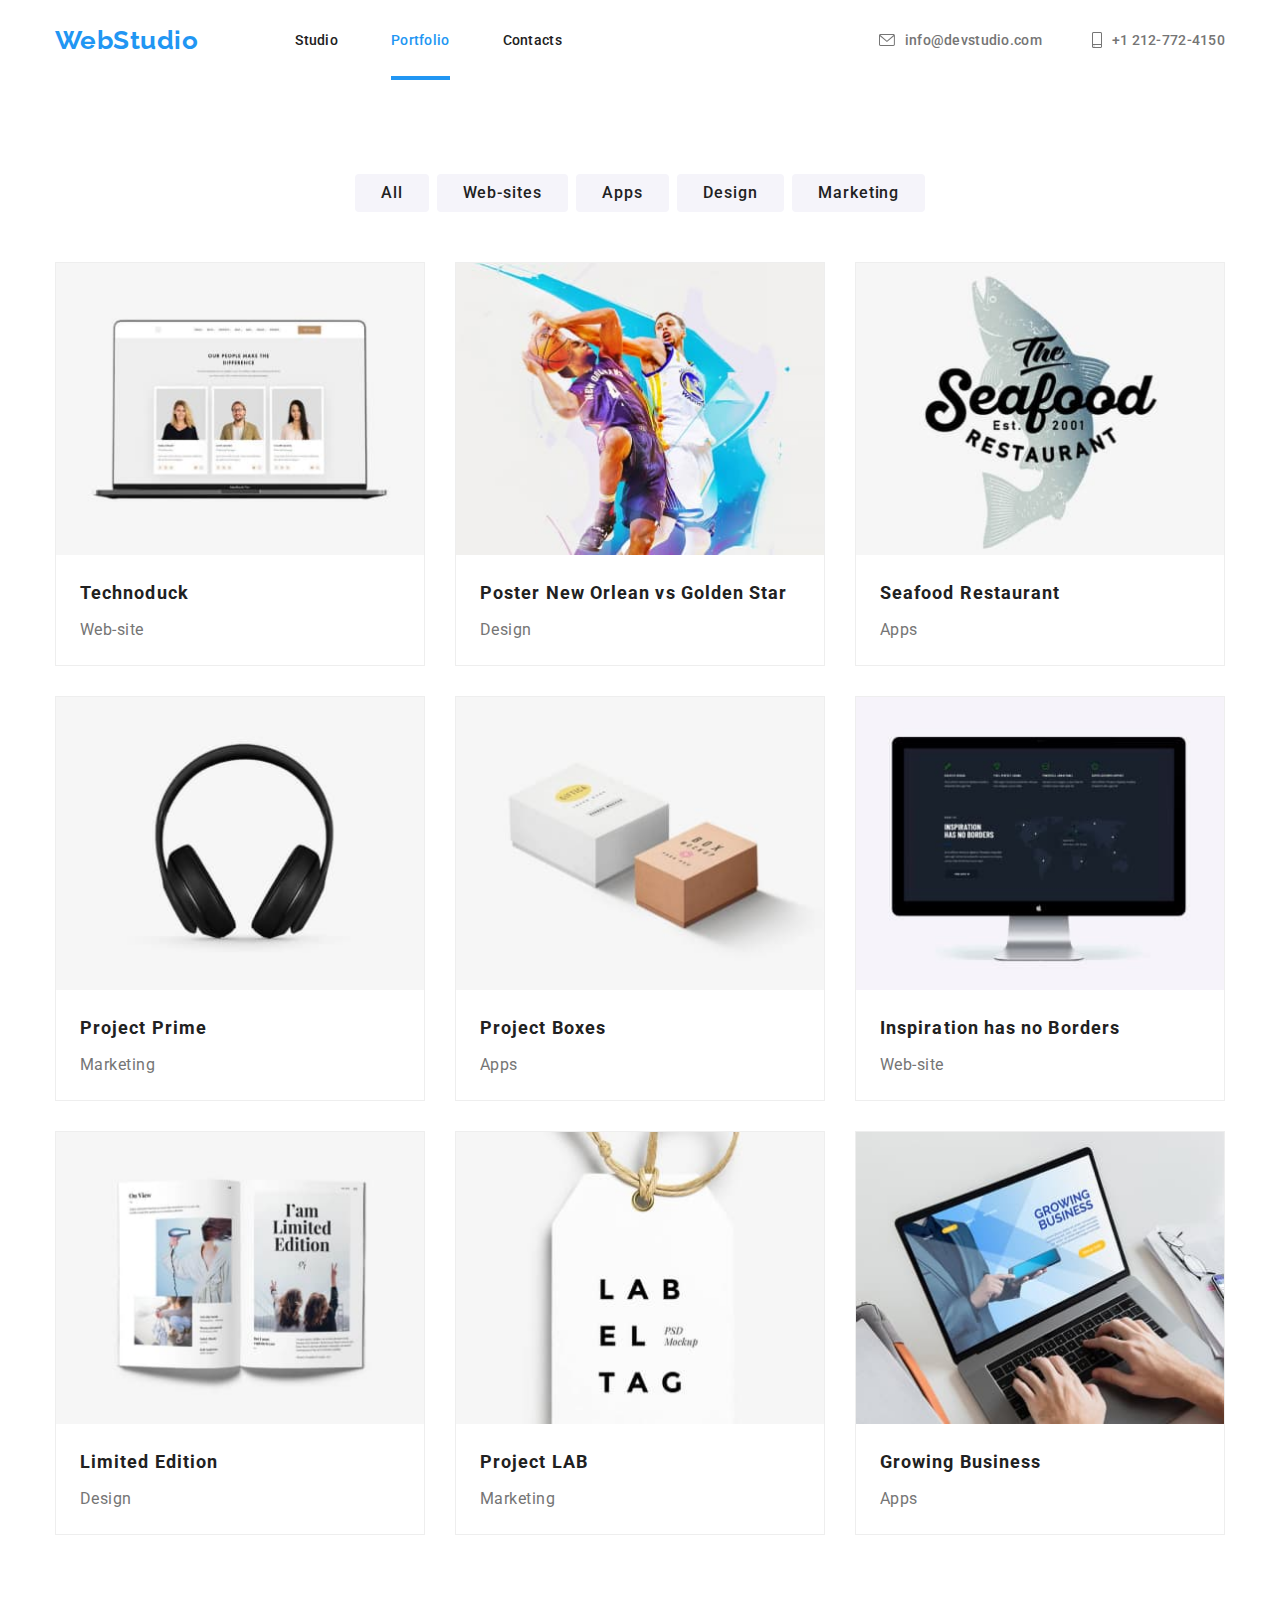
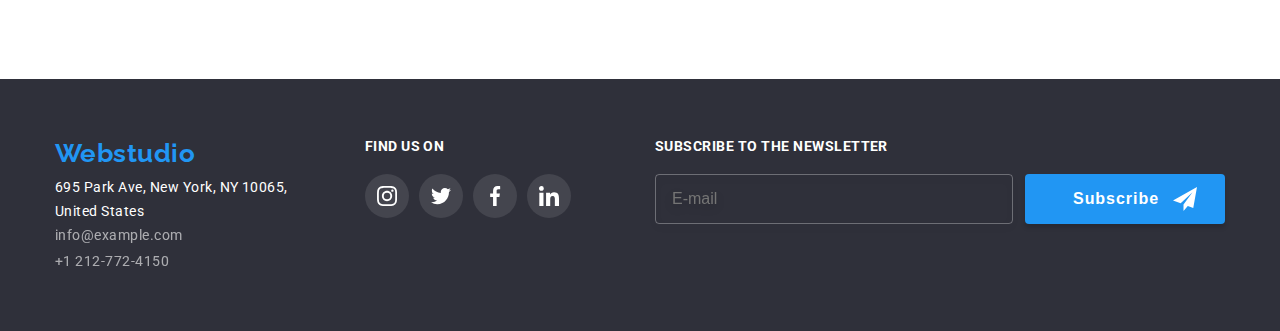
<file: portfolio.html>
<!DOCTYPE html>
<html lang="en">
<head>
    <meta charset="UTF-8">
    <meta http-equiv="X-UA-Compatible" content="IE=edge">
    <meta name="viewport" content="width=device-width, initial-scale=1.0">
    <link rel="stylesheet" href="https://fonts.googleapis.com/css2?family=Raleway:wght@700&family=Roboto:wght@400;500;700;900&display=swap"> 
    <link rel="stylesheet" href="./css/style.css">
    <title>Portfolio</title>
</head>
<body>
    
    <!-- Top Nav Bar -->
    
    <header>
        <div class="container header-container">
            <a href="./index.html" class="header-logo">WebStudio</a>
            <nav class="header-navigation">
                <ul class="nav-list">
                    <li class="nav-item">
                        <a href="./index.html" class="nav-link">Studio</a>
                    </li>
                    <li class="nav-item">
                        <a href="./portfolio.html" class="nav-link nav-link-current">Portfolio</a>
                    </li>
                    <li class="nav-item">
                        <a href="#" class="nav-link">Contacts</a>
                    </li>
                </ul>
            </nav>
            <ul class="header-contact-list">
                <li class="header-contact-item">
                    <a href="mailto:info@devstudio.com" class="header-contact-link">
                        <svg class="header-contact-link-icon" width="16" height="12">
                            <use href="./images/svgimages/sprite.svg#icon-envelope"></use>
                        </svg>
                        info@devstudio.com
                    </a>
                </li>
                <li class="header-contact-item">
                    <a href="tel:+12127724150" class="header-contact-link">
                        <svg class="header-contact-link-icon" width="10" height="16">
                            <use href="./images/svgimages/sprite.svg#icon-smartphone"></use>
                        </svg>
                        +1 212-772-4150
                    </a>
                </li>
            </ul>
        </div>
    </header>
    <main>
    <section class="section portfolio-button-bar-section">        
        <div class="container">
            <h1 class="portfolio-button-bar-title">Our Portfolio</h1>

    <!-- Portfolio button bar section -->

            <ul class="portfolio-button-bar-list">
                <li class="portfolio-button-bar-item">
                    <button type="button" class="portfolio-button">All</button>
                </li>
                <li class="portfolio-button-bar-item">
                    <button type="button" class="portfolio-button">Web-sites</button>
                </li>
                <li class="portfolio-button-bar-item">
                    <button type="button" class="portfolio-button">Apps</button>
                </li>
                <li class="portfolio-button-bar-item">
                    <button type="button" class="portfolio-button">Design</button>
                </li>
                <li class="portfolio-button-bar-item">
                    <button type="button" class="portfolio-button">Marketing</button>
                </li>
            </ul>

<!-- Portfolio Card Section -->

            <ul class="portfolio-card-list">
                <li class="portfolio-card-item">
                    <a href="#" class="portfolio-card-link">
                        <img src="./images/portfolioimages/portfolio1.jpg" alt="Labtop Screen" width="370">
                        <div class="portfolio-card-overlay">
                            <p>Technoduck is a state-of-the-art coronavirus distribution platform. Companies use this platfom for digital
                                espionage and attacks on competitors' secure servers.</p>
                        </div>
                        <div class="portfolio-card-textbox">
                            <h3 class="portfolio-card-item-title">Technoduck</h3>
                            <p class="portfolio-card-item-text">Web-site</p>
                        </div>
                    </a>                    
                </li>
                <li class="portfolio-card-item">
                    <a href="#" class="portfolio-card-link">
                        <img src="./images/portfolioimages/portfolio2.jpg" alt="Basketball Players" width="370">
                        <div class="portfolio-card-overlay">
                            <p>Lorem ipsum dolor sit amet consectetur adipisicing elit. Maiores, fuga facere! Cum illo obcaecati itaque aperiam
                                rem quasi et soluta. Commodi tempora rem veritatis cumque fuga dolores perferendis molestias accusantium!</p>
                        </div>
                        <div class="portfolio-card-textbox">
                            <h3 class="portfolio-card-item-title">Poster New Orlean vs Golden Star</h3>
                            <p class="portfolio-card-item-text">Design</p>
                        </div>
                    </a>                    
                </li>
                <li class="portfolio-card-item">
                    <a href="#" class="portfolio-card-link">
                        <img src="./images/portfolioimages/portfolio3.jpg" alt="Seafood Restaurant Logo" width="370">
                        <div class="portfolio-card-overlay">
                            <p>Lorem ipsum dolor sit amet consectetur adipisicing elit. Maiores, fuga facere! Cum illo obcaecati itaque aperiam
                                rem quasi et soluta. Commodi tempora rem veritatis cumque fuga dolores perferendis molestias accusantium!</p>
                        </div>
                        <div class="portfolio-card-textbox">
                            <h3 class="portfolio-card-item-title">Seafood Restaurant</h3>
                            <p class="portfolio-card-item-text">Apps</p>
                        </div>
                    </a>                    
                </li>
                <li class="portfolio-card-item">
                    <a href="#" class="portfolio-card-link">
                        <img src="./images/portfolioimages/portfolio4.jpg" alt="Headphones" width="370">
                        <div class="portfolio-card-overlay">
                            <p>Lorem ipsum dolor sit amet consectetur adipisicing elit. Maiores, fuga facere! Cum illo obcaecati itaque aperiam
                                rem quasi et soluta. Commodi tempora rem veritatis cumque fuga dolores perferendis molestias accusantium!</p>
                        </div>
                        <div class="portfolio-card-textbox">
                            <h3 class="portfolio-card-item-title">Project Prime</h3>
                            <p class="portfolio-card-item-text">Marketing</p>
                        </div>
                    </a>                    
                </li>
                <li class="portfolio-card-item">
                    <a href="#" class="portfolio-card-link">
                        <img src="./images/portfolioimages/portfolio5.jpg" alt="Two Parcels" width="370">
                        <div class="portfolio-card-overlay">
                            <p>Lorem ipsum dolor sit amet consectetur adipisicing elit. Maiores, fuga facere! Cum illo obcaecati itaque aperiam
                                rem quasi et soluta. Commodi tempora rem veritatis cumque fuga dolores perferendis molestias accusantium!</p>
                        </div>
                        <div class="portfolio-card-textbox">
                            <h3 class="portfolio-card-item-title">Project Boxes</h3>
                            <p class="portfolio-card-item-text">Apps</p>
                        </div>
                    </a>                    
                </li>
                <li class="portfolio-card-item">
                    <a href="#" class="portfolio-card-link">
                        <img src="./images/portfolioimages/portfolio6.jpg" alt="Computer monitor" width="370">
                        <div class="portfolio-card-overlay">
                            <p>Lorem ipsum dolor sit amet consectetur adipisicing elit. Maiores, fuga facere! Cum illo obcaecati itaque aperiam
                                rem quasi et soluta. Commodi tempora rem veritatis cumque fuga dolores perferendis molestias accusantium!</p>
                        </div>
                        <div class="portfolio-card-textbox">
                            <h3 class="portfolio-card-item-title">Inspiration has no Borders</h3>
                            <p class="portfolio-card-item-text">Web-site</p>
                        </div>
                    </a>                    
                </li>
                <li class="portfolio-card-item">
                    <a href="#" class="portfolio-card-link">
                        <img src="./images/portfolioimages/portfolio7.jpg" alt="Magazine pages" width="370">
                        <div class="portfolio-card-overlay">
                            <p>Lorem ipsum dolor sit amet consectetur adipisicing elit. Maiores, fuga facere! Cum illo obcaecati itaque aperiam
                                rem quasi et soluta. Commodi tempora rem veritatis cumque fuga dolores perferendis molestias accusantium!</p>
                        </div>
                        <div class="portfolio-card-textbox">
                            <h3 class="portfolio-card-item-title">Limited Edition</h3>
                            <p class="portfolio-card-item-text">Design</p>
                        </div>
                    </a>                    
                </li>
                <li class="portfolio-card-item">
                    <a href="#" class="portfolio-card-link">
                        <img src="./images/portfolioimages/portfolio8.jpg" alt="Fancy Label" width="370">
                        <div class="portfolio-card-overlay">
                            <p>Lorem ipsum dolor sit amet consectetur adipisicing elit. Maiores, fuga facere! Cum illo obcaecati itaque aperiam
                                rem quasi et soluta. Commodi tempora rem veritatis cumque fuga dolores perferendis molestias accusantium!</p>
                        </div>
                        <div class="portfolio-card-textbox">
                            <h3 class="portfolio-card-item-title">Project LAB</h3>
                            <p class="portfolio-card-item-text">Marketing</p>
                        </div>
                    </a>                    
                </li>
                <li class="portfolio-card-item">
                    <a href="#" class="portfolio-card-link">
                        <img src="./images/portfolioimages/portfolio9.jpg" alt="Hands Typing" width="370">
                        <div class="portfolio-card-overlay">
                            <p>Lorem ipsum dolor sit amet consectetur adipisicing elit. Maiores, fuga facere! Cum illo obcaecati itaque aperiam
                                rem quasi et soluta. Commodi tempora rem veritatis cumque fuga dolores perferendis molestias accusantium!</p>
                        </div>
                        <div class="portfolio-card-textbox">
                            <h3 class="portfolio-card-item-title">Growing Business</h3>
                            <p class="portfolio-card-item-text">Apps</p>
                        </div>
                    </a>                    
                </li>
            </ul>
        </div>
    </section>
    </main>

    <!-- Bottom Nav Bar -->

    <footer class="footer-section">
        <div class="container footer-container">
            <div class="footer-contact-container">
                <a href="./index.html" class="footer-logo">Webstudio</a>
                <address class="footer-address">
                    <a href="https://goo.gl/maps/pZUgdTMqykUNrWZ28" target="_blank" class="footer-address-link">
                        695 Park Ave, New York, NY 10065, United States
                    </a>
                    <ul class="footer-contact-list">
                        <li class="footer-contact-item">
                            <a href="mailto:info@example.com" class="footer-contact-link">info@example.com</a>
                        </li>
                        <li class="footer-contact-item">
                            <a href="tel:+12127724150" class="footer-contact-link">+1 212-772-4150</a>
                        </li>
                    </ul>
                </address>
            </div>
            <div class="footer-socials-container">
                <h4 class="footer-socials-title">Find us on</h4>
                <ul class="footer-socials-list">
                    <li class="footer-socials-item">
                        <a href="" class="footer-socials-link">
                            <svg class="footer-socials-icon" width="20" height="20">
                                <use href="./images/svgimages/sprite.svg#icon-instagram"></use>
                            </svg>
                        </a>
                    </li>
                    <li class="footer-socials-item">
                        <a href="" class="footer-socials-link">
                            <svg class="footer-socials-icon" width="20" height="20">
                                <use href="./images/svgimages/sprite.svg#icon-twitter"></use>
                            </svg>
                        </a>
                    </li>
                    <li class="footer-socials-item">
                        <a href="" class="footer-socials-link">
                            <svg class="footer-socials-icon" width="20" height="20">
                                <use href="./images/svgimages/sprite.svg#icon-facebook"></use>
                            </svg>
                        </a>
                    </li>
                    <li class="footer-socials-item">
                        <a href="" class="footer-socials-link">
                            <svg class="footer-socials-icon" width="20" height="20">
                                <use href="./images/svgimages/sprite.svg#icon-linkedin"></use>
                            </svg>
                        </a>
                    </li>
                </ul>
            </div>
            <div class="footer-subscribe-container">
                <h4 class="footer-subscribe-title">Subscribe to the newsletter</h4>
                <form action="/" name="Subscription-email" class="footer-sub-form" autocomplete="on">
                    <label for="subscription" class="email-sub-container">
                        <input type="email" name="subscription" class="email-sub-input" placeholder="E-mail">
                        <button type="submit" class="email-sub-button">
                            <span>Subscribe</span>
                            <svg class="subscribe-icon" width="24" height="24">
                                <use href="./images/svgimages/sprite.svg#icon-paper-airplane"></use>
                            </svg>
                        </button>
                    </label>
                </form>
            </div>
        </div>
    </footer>
</body>
</html>
</file>
<file: css/style.css>
:root {
    --primary-title-color: #212121;
    --primary-text-color: #212121;
    --secondary-title-color: #FFF;
    --secondary-text-color: #757575;
    --background-dark-color: #2F303A;
    --background-light-color: #F5F4FA;
    --accent-color: #2196F3;  
    --accent-dark-color: #014379;
    --icon-color: #AFB1B8;
    --card-gap: 30px;
}

/* Global Styles */

* {
    padding: 0;
    margin: 0;
    box-sizing: border-box;
  }

  p, h1, h2, h3, h4, h5, h6 {
    margin-top: 0;
    margin-bottom: 0;
  }

body {
    font-family: 'Roboto', sans-serif; 
    font-weight: 500;
    letter-spacing: 0.03em;
    color: var(--primary-text-color);
}

a {
    text-decoration: none;
}

ul {
    list-style: none;
    margin-top: 0;
    margin-bottom: 0;
    padding-left: 0;
}

img {
    display: block;
    max-width: 100%;
    height: auto;
}

.container {
    width: 1200px;
    padding-left: 15px;
    padding-right: 15px;
    margin: 0 auto;
  }

.section {
      padding-top: 94px;
      padding-bottom: 94px;
  }

.section-title {
      font-weight: 700;
      font-size: 36px;
      line-height: calc(42/36);
      text-align: center;
      color: var(--primary-title-color);
      margin-bottom: 50px;
  }

textarea {
    resize: none;
}

/* Header */

.header-container {
    display: flex;
    align-items: center;
}

.header-logo {  
    font-family: 'Raleway';
    font-weight: 700;
    font-size: 26px;   
    line-height: calc(31/26);
    color: var(--accent-color); 
    margin-right: 97px;
}

.header-logo:hover, header.logo:focus {
    color: var(--accent-dark-color)
}

.nav-list {
    display: flex;
}

.nav-item:not(:last-child) {
    margin-right: 53px;
}

.nav-link{
    font-family: 'Roboto';
    font-size: 14px;
    line-height: calc(16/14);
    letter-spacing: 0.02em;
    color: var(--primary-text-color);
    padding: 32px 0;
    display: block;
}

.nav-link:hover, 
.nav-link:focus {
    color: var(--accent-color);
}

.nav-link-current {
    color: var(--accent-color);
    position: relative;
}

.nav-link-current::after {
    content: '';
    position: absolute;
    height: 4px;
    bottom: 0;
    right: 0;
    width: 100%;
    background: var(--accent-color)
}

.header-contact-list {
    display: flex;
    margin-left: auto;
}

.header-contact-item:not(:last-child) {
    margin-right: 50px;
}

.header-contact-link {
    font-style: normal;
    font-size: 14px;
    line-height: calc(16/14);
    letter-spacing: 0.02em;
    color: var(--secondary-text-color);
    padding: 32px 0;
    display: flex;
    align-items: center;
}

.header-contact-link:hover,
.header-contact-link:focus {
    color: var(--accent-color)
}

.header-contact-link-icon {
    margin-right: 10px;
    fill: currentcolor;
}
/* Hero */

.hero-section {
    background-color: var(--background-dark-color);
    padding: 200px 0; 
    background-image: 
    linear-gradient(rgba(47, 48, 58, 0.4), 
    rgba(47, 48, 58, 0.4)), 
    url(../images/mainpageimages/hero-background.jpg);  
    background-repeat: no-repeat;
    background-position: center;
    background-size: cover;
}

.hero-container {
    display: flex;
    flex-direction: column;
    justify-content: center;
    align-items: center;
}

.hero-title {
    font-weight: 900;
    font-size: 44px;
    line-height: calc(60/44);
    text-align: center;
    letter-spacing: 0.06em;
    text-transform: uppercase;
    color: var(--secondary-title-color);
    display: inline-block;
    width: 696px;
    margin-bottom: 30px;
}

.hero-button {
    font-family: 'Roboto';
    font-style: normal;
    font-weight: 700;
    font-size: 16px;
    line-height: calc(30/16);
    text-align: center;
    letter-spacing: 0.06em;
    color: var(--secondary-title-color);
    background-color: var(--accent-color);
    box-shadow: 0px 4px 4px rgba(0, 0, 0, 0.15);
    border-radius: 4px;
    cursor: pointer;
    display: inline-block;
    border-color: var(--accent-color);;
    padding: 10px 20px;
    border: none;
}

.hero-button:hover,
.hero-button:focus {
    color: var(--accent-color);
    background-color: var(--accent-dark-color);
}

/* Hero Modal */

.is-hidden {
    visibility: hidden;
    opacity: 0;
    pointer-events: none;
}

.hero-modal-backdrop {
    width: 100%;
    height: 100%;
    position: fixed;
    background-color: rgba(0, 0, 0, 0.2);
    top: 0px;
    left: 0px;
    transition: opacity 250ms cubic-bezier(0.4, 0, 0.2, 1);
    z-index: 9;
}

.hero-modal-container {
    position: relative;
    width: 100vw;
    height: 100vh;
}

.hero-modal-window {
    width: 528px;
    height: 581px;
    position: absolute;
    top: 50%;
    left: 50%;
    transform: translate(-50%, -50%);
    background: var(--secondary-title-color);
    box-shadow: 0px 1px 3px rgba(0, 0, 0, 0.12), 0px 1px 1px rgba(0, 0, 0, 0.14), 0px 2px 1px rgba(0, 0, 0, 0.2);
    border-radius: 4px;
    z-index: 10;
}

.modal-close-link {
    width: 30px;
    height: 30px;
    background-color: var(--secondary-title-color);
    color: #000;
    display: flex;
    align-items: center;
    justify-content: center;
    border-radius: 50%;
    border: 1px solid rgba(0, 0, 0, 0.1);
    margin-top: 8px;
    margin-left: 490px;
}

.modal-close-link:hover,
.modal-close-link:focus {
    background-color: var(--accent-color);
    color: var(--secondary-title-color);
}

.modal-close-icon {
    fill: currentColor;
}

.modal-form-container {
    display: flex;
    flex-direction: column;
    margin: 2px 40px 40px 40px;
}

.modal-title {
    font-weight: 700;
    font-size: 20px;
    line-height: calc(23/20);
    text-align: center;
    color: var(--primary-title-color);
    margin-bottom: 12px;
}

.modal-form {
    display: flex;
    flex-direction: column;
}

.modal-form-bar {
    display: flex;
    flex-direction: column; 
}

.modal-form-bar > span {
    margin-bottom: 4px;
    margin-top: 10px;
    font-weight: 400;
    font-size: 12px;
    line-height: calc(14/12);
    letter-spacing: 0.01em;
    color: var(--secondary-text-color);
}

.modal-bar-container {
    position: relative;
    width: 100%;
    display: block;
}

.modal-form-icon {
    position: absolute;
    top: 50%;
    transform: translateY(-50%);
    left: 12px;
    transition: fill 250ms cubic-bezier(0.4, 0, 0.2, 1)
}

.bar-input {
    width: 100%;
    border: 1px solid rgba(33, 33, 33, 0.2);
    border-radius: 4px;
    height: 40px;
    padding: 0 12px 0 42px;
    cursor: pointer;
    transition: border-color 250ms cubic-bezier(0.4, 0, 0.2, 1);
}

.bar-input:focus + .modal-form-icon {
    fill: var(--accent-color);
}

.modal-form-bar > textarea {
    height: 96px;
    padding: 12px 16px;
    border: 1px solid rgba(33, 33, 33, 0.2);
    border-radius: 4px;
    margin-bottom: 20px;
    cursor: pointer;
    transition: border-color 250ms cubic-bezier(0.4, 0, 0.2, 1);
}

.bar-input:focus,
.modal-form-bar > textarea:focus {
    outline: none;
    border-color: var(--accent-color);
    color: var(--main-text-color);
    font-weight: normal;
    font-size: 12px;
    line-height: calc(14 / 12);
    letter-spacing: 0.01em;
}

.checkbox {
    cursor: pointer;
    margin-left: 12px;
    margin-right: 8px;
    color: var(--primary-text-color);
    display: none;
    pointer-events: none;
}

.modal-tos-label {
    display: flex;
    cursor: pointer;
    font-weight: 400;
    font-size: 14px;
    line-height: calc(24/14);
    color: var(--secondary-text-color);
}

.tos-checkbox {
    width: 15px;
    height: 15px;
    border: 1px solid var(--primary-text-color);
    border-radius: 2px;
    margin-right: 8px;
    margin-top: 5px;
    margin-left: 12px;
    display: flex;
    align-items: center;
    justify-content: center;
}

.tos-checked-box {
    opacity: 0;
    transition: opacity 250ms cubic-bezier(0.4, 0, 0.2, 1);
}

.checkbox:checked + .modal-tos-label > span > .tos-checked-box {
    opacity: 1;
}

.checkbox:checked + .modal-tos-label > .tos-checkbox{
    background-color: var(--accent-color);
    border: none;
}

.modal-form-button {
    margin-top: 20px;
    font-weight: 700;
    font-size: 16px;
    line-height: calc(30/16);
    display: inline-block;
    letter-spacing: 0.06em;
    color: #FFFFFF;
    background: var(--accent-color);
    box-shadow: 0px 4px 4px rgba(0, 0, 0, 0.15);
    width: 200px;
    height: 50px;
    border-radius: 4px;
    border-color: var(--accent-color);
    align-self: center;
    cursor: pointer;
    border: none;
}

/* Features */

.features-title {
     position: absolute;
      width: 1px;
      height: 1px;
      margin: -1px;
      border: 0;
      padding: 0;
      white-space: nowrap;
      clip-path: inset(100%);
      clip: rect(0 0 0 0);
      overflow: hidden;
}

.features-list {
    display: flex;
    justify-content: center;
}

.features-item {
    display: inline-block;
    width: 270px;
}

.features-item:not(:last-child) {
    margin-right: 30px;
}

.features-icon-container {
    display: flex;
    height: 120px;
    justify-content: center;
    align-items: center;
    background-color: var(--background-light-color);
    border-radius: 4px;
    margin-bottom: 30px;
}

.features-item-title {
    font-weight: 700;
    font-size: 14px;
    line-height: calc(16/14);
    text-transform: uppercase;
    color: var(--primary-title-color);
    margin-bottom: 10px;
}

.features-item-text {
    font-weight: 400;
    font-size: 14px;
    line-height: calc(24/14);
    color: var(--secondary-text-color);
}

/* What we do */

.what-we-do-section {
    padding-top: 0px;
}

.what-we-do-list {
    display: flex;
    justify-content: center;
}

.what-we-do-item {
    position: relative;
}

.what-we-do-item:not(:last-child) {
    margin-right: 30px;
}

.what-we-do-item-overlay {
    position: absolute;
    height: 70px;
    width: 100%;
    background: rgba(47, 48, 58, 0.8);
    bottom: 0;
}

.what-we-do-item-overlay>p {
    color: var(--secondary-title-color);
    font-weight: 700;
    font-size: 14px;
    line-height: calc(16/14);
    text-align: center;
    text-transform: uppercase;
    margin-top: 27px;
}

/* Our Team */

.our-team-section {
    background-color: var(--background-light-color);
}

.our-team-list {
    background-color: var(--background-light-color);
    display: flex;
    justify-content: center;
}

.our-team-item {
    background: var(--secondary-title-color);
    box-shadow: 0px 1px 3px rgba(0, 0, 0, 0.12), 0px 1px 1px rgba(0, 0, 0, 0.14), 0px 2px 1px rgba(0, 0, 0, 0.2);
    border-radius: 0px 0px 4px 4px;
    display: flex;
    flex-direction: column;
    width: 270px;
}

.our-team-item:not(:last-child) {
    margin-right: 30px;
}

.our-team-item-picture {
    margin-bottom: 30px;
}

.our-team-item-title {
    font-size: 16px;
    line-height: calc(19/16);
    text-align: center;
    color: var(--primary-title-color);
    margin-bottom: 10px;
}

.our-team-item-text {
    font-weight: 400;
    font-size: 16px;
    line-height: calc(19/16);
    text-align: center;
    color: var(--secondary-text-color);
    margin-bottom: 16px;
}

.socials-list {
    display: flex;
    justify-content: center;
    margin-bottom: 30px;
}

.socials-item:not(:last-child) {
    margin-right: 10px;
}

.socials-link {
    width: 44px;
    height: 44px;
    background-color: var(--secondary-title-color);
    color: var(--icon-color);
    display: flex;
    align-items: center;
    justify-content: center;
    border-radius: 50%;
}

.socials-link:hover,
.socials-link:focus {
    background-color: var(--accent-color);
    color: var(--secondary-title-color);
}

.socials-icon {
    fill: currentColor;
}

/* Customer section */

.customer-list {
    display: flex;
    justify-content: center;
}

.customer-item:not(:last-child) {
    margin-right: 30px;
}

.customer-link {
    width: 170px;
    height: 92px;
    background-color: var(--secondary-title-color);
    color: var(--icon-color);
    display: flex;
    align-items: center;
    justify-content: center;
    border: 1px solid var(--icon-color);
    border-radius: 4px;
}

.customer-link:hover,
.customer-link:focus {
    color: var(--accent-color);
    border-color: var(--accent-color);
}

.customer-icon {
    fill: currentcolor;
}

/* Footer */

.footer-section {
    background-color: var(--background-dark-color);
    height: 252px;
    display: flex;
    flex-direction: column;
    justify-content: center;
}

.footer-container {
    display: flex;
}

.footer-contact-container {
    margin-right: 70px;
}

.footer-logo {
    font-family: 'Raleway';
    font-weight: 700;
    font-size: 26px;
    line-height: calc(31/26);
    color: var(--accent-color);
    margin-bottom: 6px;
    display: block;
}

.footer-logo:hover, .footer-logo:focus {
    color: var(--accent-dark-color);
}

.footer-address {
    font-style: normal;
        width: 240px;
}
.footer-address-link {
    font-weight: 400;
    font-size: 14px;
    line-height: calc(24/14);
    color: var(--secondary-title-color);
    margin-bottom: 2px;
}

.footer-address-link:hover,
.footer-address-link:focus {
    color: var(--accent-color);
}

.footer-contact-item:not(:last-child) {
    margin-bottom: 2px;
}

.footer-contact-link {
    font-weight: 400;
    font-size: 14px;
    line-height: calc(24/14);
    color: var(--secondary-title-color);
    opacity: 0.6;
}

.footer-contact-link:hover,
.footer-contact-link:focus {
    color: var(--accent-color);
}

.footer-socials-container {
    display: flex;
    flex-direction: column;
}

.footer-socials-title {
    font-weight: 700;
    font-size: 14px;
    line-height: calc(16/14);
    letter-spacing: 0.03em;
    text-transform: uppercase;
    color: var(--secondary-title-color);
    margin-bottom: 20px;
}

.footer-socials-list {
    display: flex;
    justify-content: center;
}

.footer-socials-item:not(:last-child) {
    margin-right: 10px;
}

.footer-socials-link {
    width: 44px;
    height: 44px;
    background-color: rgba(255, 255, 255, 0.1);
    color: var(--secondary-title-color);
    display: flex;
    align-items: center;
    justify-content: center;
    border-radius: 50%;
}

.footer-socials-link:hover,
.footer-socials-link:focus {
    background-color: var(--accent-color);
}

.footer-socials-icon {
    fill: currentColor;
}

.footer-subscribe-container {
    margin-left: auto;
}

.footer-subscribe-title {
    font-weight: 700;
    font-size: 14px;
    line-height: calc(16/14);
    text-transform: uppercase;
    color: var(--secondary-title-color);
}

.footer-sub-form {
    margin-top: 20px;
}

.email-sub-container {
    display: flex;
}

.email-sub-input {
    width: 358px;
    height: 50px;
    border: 1px solid rgba(255, 255, 255, 0.3);
    filter: drop-shadow(0px 4px 4px rgba(0, 0, 0, 0.15));
    border-radius: 4px;
    background-color: inherit;
    color: rgba(255, 255, 255, 0.6);
    font-weight: 400;
    font-size: 16px;
    line-height: calc(20/16);
    padding-left: 16px;
}

.email-sub-button {
    margin-left: 12px;
    width: 200px;
    height: 50px;
    background: var(--accent-color);
    box-shadow: 0px 4px 4px rgba(0, 0, 0, 0.15);
    border-radius: 4px;
    position: relative;
    border-color: var(--accent-color);
    cursor: pointer;
    display: flex;
    position: relative;
    align-items: center;
    border: none;
}

.email-sub-button > span {
    margin-left: 48px;
    font-weight: 700;
    font-size: 16px;
    line-height: calc(30/16);
    letter-spacing: 0.06em;
    color: var(--secondary-title-color);
}

.subscribe-icon {
    position: absolute;
    transform: translateY(-50%);
    top: 50%;
    right: 28px;
}

/* Portfolio Page*/

/* Our Portfolio */

.portfolio-button-bar-section {
    margin-bottom: 50px;
    padding-bottom: none;
}

.portfolio-button-bar-title {
    position: absolute;
    width: 1px;
    height: 1px;
    margin: -1px;
    border: 0;
    padding: 0;
    white-space: nowrap;
    clip-path: inset(100%);
    clip: rect(0 0 0 0);
    overflow: hidden;
}

.portfolio-button-bar-list {
    display: flex;
    justify-content: center;
    margin-bottom: 50px;
}

.portfolio-button-bar-item:not(:last-child) {
    margin-right: 8px;
}

.portfolio-button {
    font-family: 'Roboto';
    font-weight: 500;
    font-size: 16px;
    line-height: calc(26/16);
    letter-spacing: 0.06em;
    text-align: center;
    cursor: pointer;
    color: var(--primary-title-color);
    background-color: var(--background-light-color);
    border-radius: 4px;
    padding: 6px 26px;
    border-color: var(--background-light-color);
    border: none;
}

.portfolio-button:hover,
.portfolio-button:focus {
    background-color: var(--accent-color);
    color: var(--secondary-title-color);
    box-shadow: 0px 3px 1px rgba(0, 0, 0, 0.1), 0px 1px 2px rgba(0, 0, 0, 0.08), 0px 2px 2px rgba(0, 0, 0, 0.12);
    border-radius: 4px;
}

/* Portfolio Card Section */

.portfolio-card-list {
    display: flex;
    flex-wrap: wrap;
    margin-top: calc(-1 * var(--card-gap));
    margin-left: calc(-1 * var(--card-gap));
}

.portfolio-card-item {
    flex-basis: calc(100% / 3 - var(--card-gap));
    margin-top: var(--card-gap);
    margin-left: var(--card-gap);
    background-color: var(--secondary-title-color);
    border: 1px solid #EEEEEE;
    position: relative;
    overflow: hidden;
}

.portfolio-card-overlay {
    color: var(--secondary-title-color);
    position: absolute;
    z-index: 1;
    background: rgba(33, 150, 243, 0.9);
    width: 100%;
    height: 294px;
    transform: translateY(0%);
    transition: transform 250ms cubic-bezier(0.4, 0, 0.2, 1);
    display: flex;
    justify-content: center;
    top: 294px;
}

.portfolio-card-overlay>p {
    width: 322px;
    margin-top: 63px;
    font-weight: 400;
    font-size: 18px;
    line-height: calc(28/18);
}

.portfolio-card-item:hover .portfolio-card-overlay,
.portfolio-card-item:focus .portfolio-card-overlay {
    transform: translateY(-100%);
    transition: transform 250ms cubic-bezier(0.4, 0, 0.2, 1);
}

.portfolio-card-item:hover,
.portfolio-card-item:focus {
box-shadow: 0px 1px 1px rgba(0, 0, 0, 0.12),
0px 4px 4px rgba(0, 0, 0, 0.06),
1px 4px 6px rgba(0, 0, 0, 0.16);
}

.portfolio-card-textbox {
    position: relative;
    z-index: 2;
    background-color: var(--secondary-title-color);
    display: flex;
    flex-direction: column;
}

.portfolio-card-item-title {
    font-weight: 700;
    font-size: 18px;
    line-height: calc(36/18);
    letter-spacing: 0.06em;
    color: var(--primary-title-color);
    margin-top: 20px;
    margin-left: 24px;
}

.portfolio-card-item-text {
    font-weight: 400;
    font-size: 16px;
    line-height: calc(30/16);
    color: var(--secondary-text-color);
    margin-top: 4px;
    margin-left: 24px;
    margin-bottom: 20px;
}
</file>
